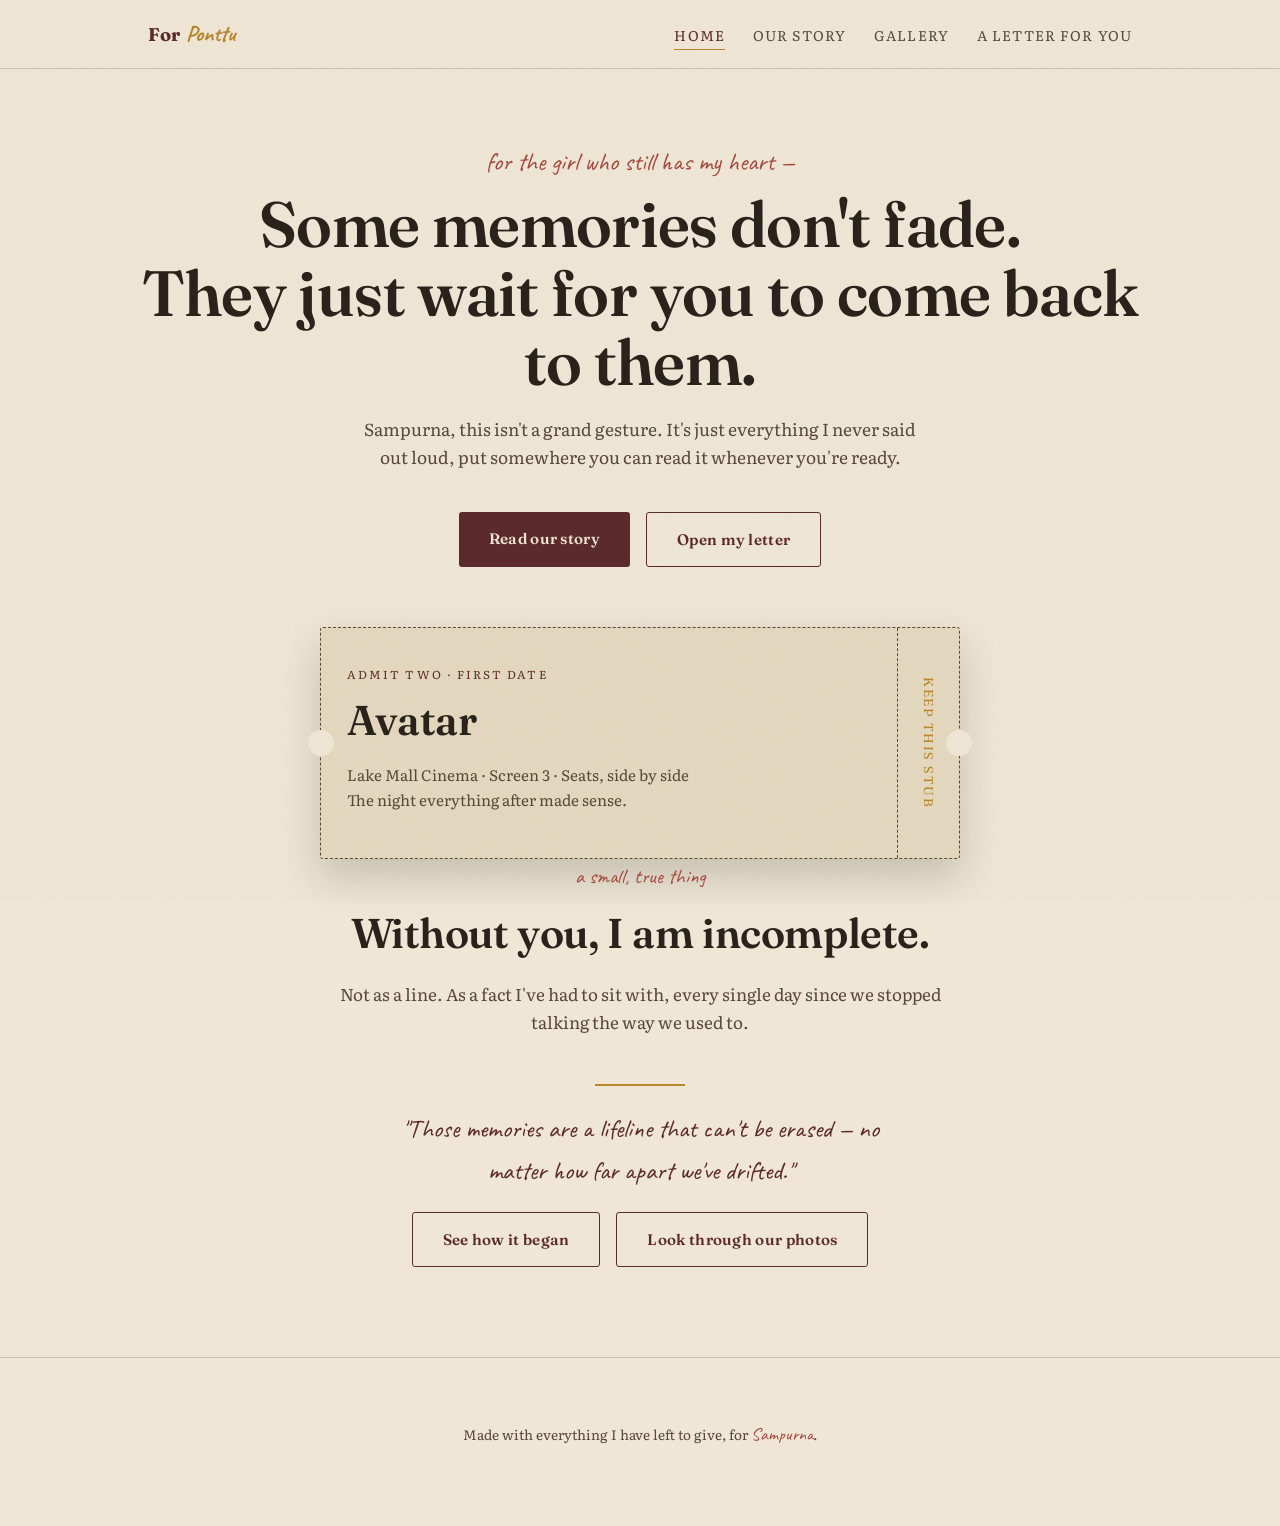
<file: index.html>
<!DOCTYPE html>
<html lang="en">
<head>
<meta charset="UTF-8">
<meta name="viewport" content="width=device-width, initial-scale=1.0">
<title>For Ponttu</title>
<meta name="description" content="A little corner of the internet, built for Sampurna.">
<link rel="stylesheet" href="styles.css">
</head>
<body>

<nav class="site-nav">
  <div class="wrap">
    <a href="index.html" class="brand">For <span class="hand">Ponttu</span></a>
    <button class="nav-toggle" aria-label="Toggle menu">Menu</button>
    <ul class="nav-links">
      <li><a href="index.html" class="active">Home</a></li>
      <li><a href="story.html">Our Story</a></li>
      <li><a href="gallery.html">Gallery</a></li>
      <li><a href="letter.html">A Letter for You</a></li>
    </ul>
  </div>
</nav>

<header class="hero wrap">
  <span class="hero-kicker">for the girl who still has my heart —</span>
  <h1>Some memories don't fade.<br>They just wait for you to come back to them.</h1>
  <p class="lead">Sampurna, this isn't a grand gesture. It's just everything I never said out loud, put somewhere you can read it whenever you're ready.</p>
  <div class="btn-row">
    <a href="story.html" class="btn">Read our story</a>
    <a href="letter.html" class="btn ghost">Open my letter</a>
  </div>
</header>

<section class="wrap reveal">
  <div class="ticket">
    <div class="ticket-main">
      <span class="ticket-eyebrow">Admit Two &middot; First Date</span>
      <h2 class="ticket-title">Avatar</h2>
      <p class="ticket-sub">Lake Mall Cinema &middot; Screen 3 &middot; Seats, side by side<br>The night everything after made sense.</p>
    </div>
    <div class="ticket-stub">Keep This Stub</div>
  </div>
</section>

<section class="wrap">
  <div class="section-head reveal">
    <span class="hero-kicker">a small, true thing</span>
    <h2>Without you, I am incomplete.</h2>
    <p>Not as a line. As a fact I've had to sit with, every single day since we stopped talking the way we used to.</p>
  </div>
</section>

<section class="wrap reveal" style="text-align:center;">
  <hr class="divider">
  <p class="hand" style="font-size:1.6rem; color: var(--wine); max-width:520px; margin:0 auto;">
    "Those memories are a lifeline that can't be erased — no matter how far apart we've drifted."
  </p>
</section>

<section class="wrap" style="text-align:center; padding-top:20px;">
  <div class="btn-row reveal">
    <a href="story.html" class="btn ghost">See how it began</a>
    <a href="gallery.html" class="btn ghost">Look through our photos</a>
  </div>
</section>

<footer class="site-footer">
  <p>Made with everything I have left to give, for <span class="hand">Sampurna</span>.</p>
</footer>

<script src="script.js"></script>
</body>
</html>
</file>
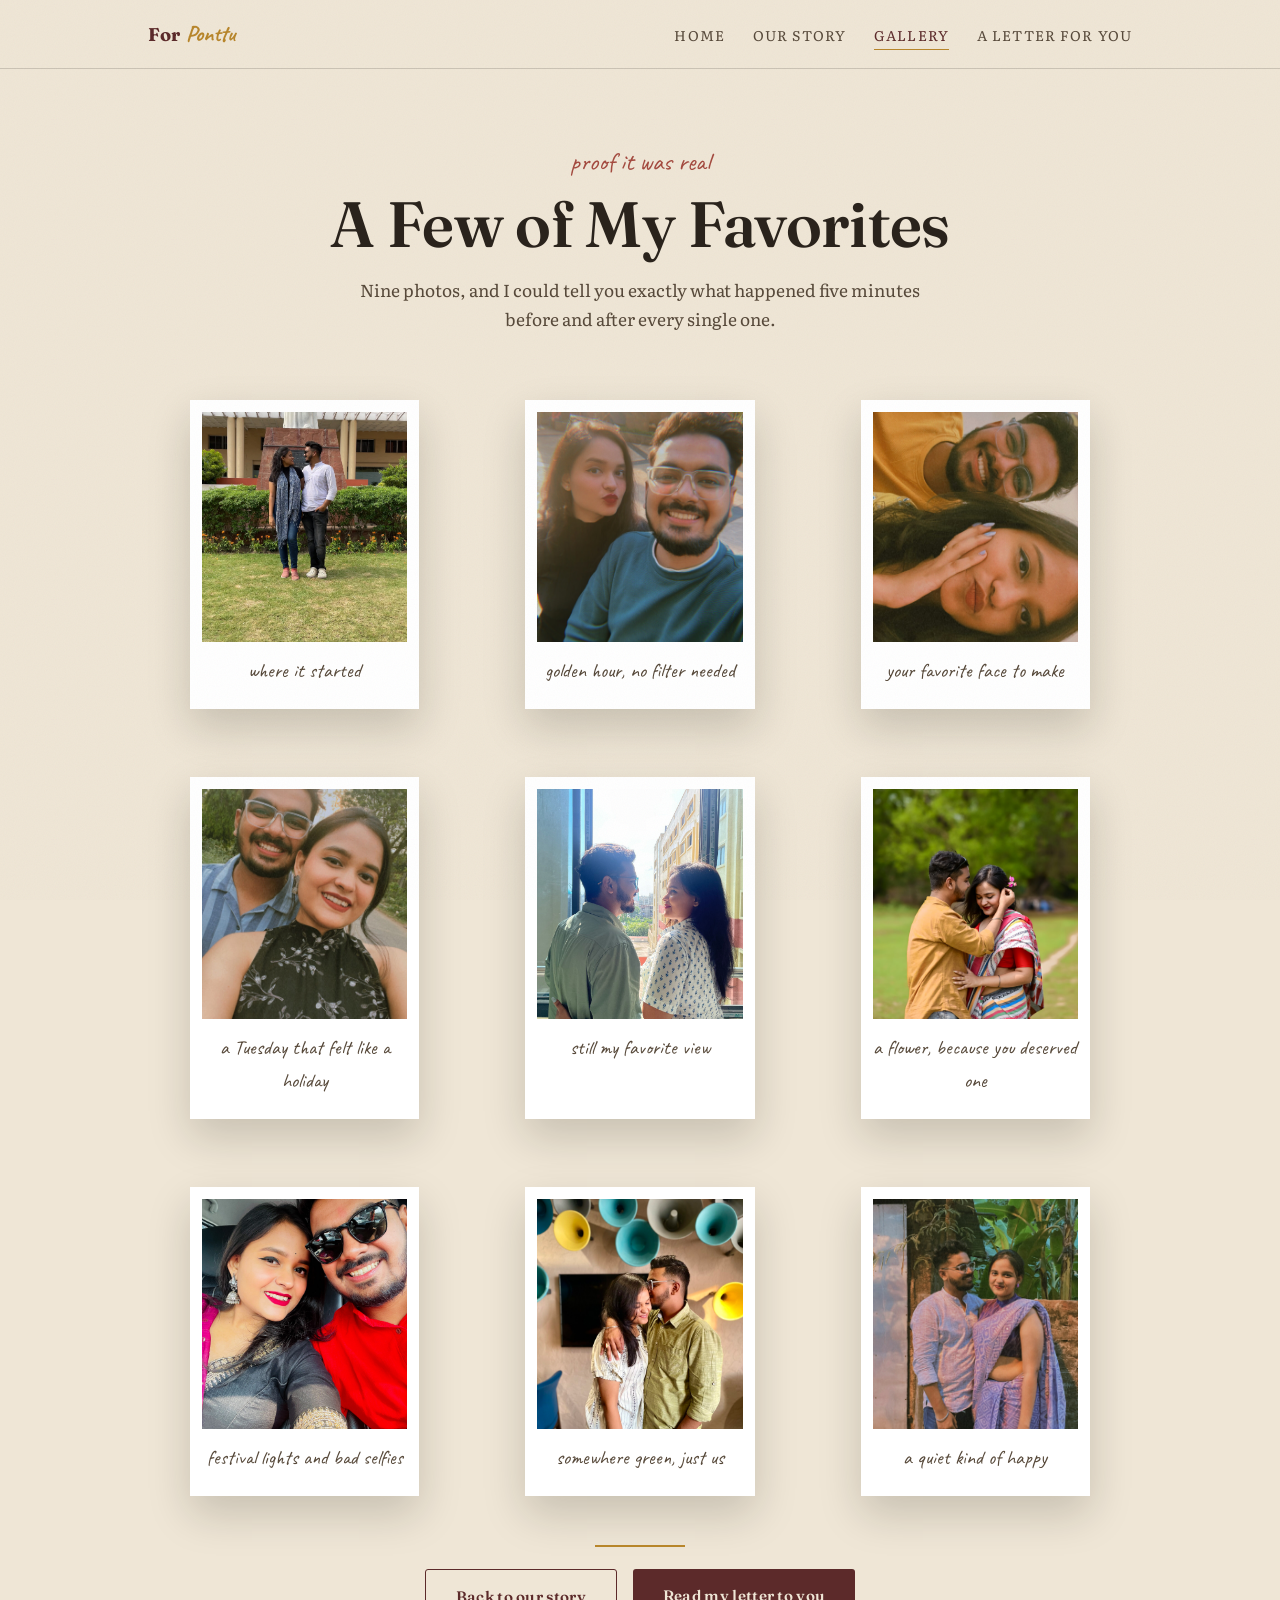
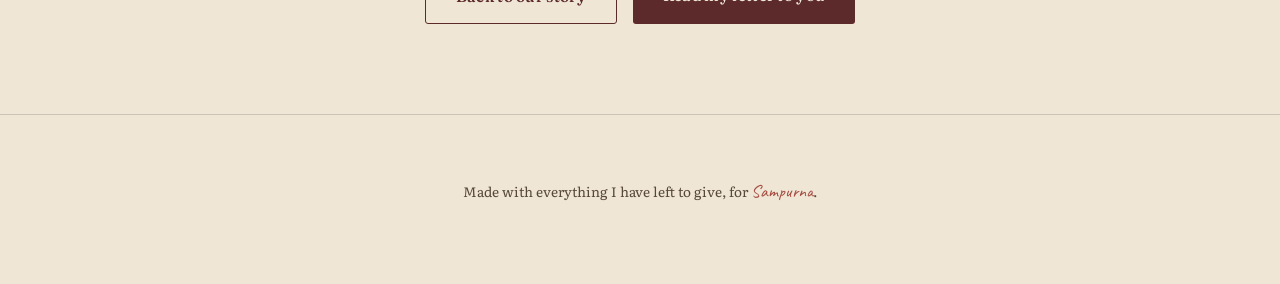
<file: gallery.html>
<!DOCTYPE html>
<html lang="en">
<head>
<meta charset="UTF-8">
<meta name="viewport" content="width=device-width, initial-scale=1.0">
<title>Gallery — For Ponttu</title>
<link rel="stylesheet" href="styles.css">
</head>
<body>

<nav class="site-nav">
  <div class="wrap">
    <a href="index.html" class="brand">For <span class="hand">Ponttu</span></a>
    <button class="nav-toggle" aria-label="Toggle menu">Menu</button>
    <ul class="nav-links">
      <li><a href="index.html">Home</a></li>
      <li><a href="story.html">Our Story</a></li>
      <li><a href="gallery.html" class="active">Gallery</a></li>
      <li><a href="letter.html">A Letter for You</a></li>
    </ul>
  </div>
</nav>

<header class="hero wrap" style="padding-bottom:10px;">
  <span class="hero-kicker">proof it was real</span>
  <h1>A Few of My Favorites</h1>
  <p class="lead">Nine photos, and I could tell you exactly what happened five minutes before and after every single one.</p>
</header>

<section class="wrap">
  <div class="polaroid-grid">

    <figure class="polaroid reveal">
      <img src="images/photo-01.jpg" alt="Us on the college campus lawn">
      <figcaption>where it started</figcaption>
    </figure>

    <figure class="polaroid reveal">
      <img src="images/photo-02.jpg" alt="Candid selfie, golden hour">
      <figcaption>golden hour, no filter needed</figcaption>
    </figure>

    <figure class="polaroid reveal">
      <img src="images/photo-03.jpg" alt="Silly close-up selfie">
      <figcaption>your favorite face to make</figcaption>
    </figure>

    <figure class="polaroid reveal">
      <img src="images/photo-04.jpg" alt="Smiling together outdoors">
      <figcaption>a Tuesday that felt like a holiday</figcaption>
    </figure>

    <figure class="polaroid reveal">
      <img src="images/photo-05.jpg" alt="Looking at each other, city skyline">
      <figcaption>still my favorite view</figcaption>
    </figure>

    <figure class="polaroid reveal">
      <img src="images/photo-06.jpg" alt="Fixing a flower in her hair">
      <figcaption>a flower, because you deserved one</figcaption>
    </figure>

    <figure class="polaroid reveal">
      <img src="images/photo-07.jpg" alt="Dressed up, laughing in the car">
      <figcaption>festival lights and bad selfies</figcaption>
    </figure>

    <figure class="polaroid reveal">
      <img src="images/photo-08.jpg" alt="Standing together in a garden">
      <figcaption>somewhere green, just us</figcaption>
    </figure>

    <figure class="polaroid reveal">
      <img src="images/photo-09.jpg" alt="Quiet moment by the window">
      <figcaption>a quiet kind of happy</figcaption>
    </figure>

  </div>
</section>

<section class="wrap reveal" style="text-align:center; padding-top:10px;">
  <hr class="divider">
  <div class="btn-row">
    <a href="story.html" class="btn ghost">Back to our story</a>
    <a href="letter.html" class="btn">Read my letter to you</a>
  </div>
</section>

<footer class="site-footer">
  <p>Made with everything I have left to give, for <span class="hand">Sampurna</span>.</p>
</footer>

<script src="script.js"></script>
</body>
</html>
</file>
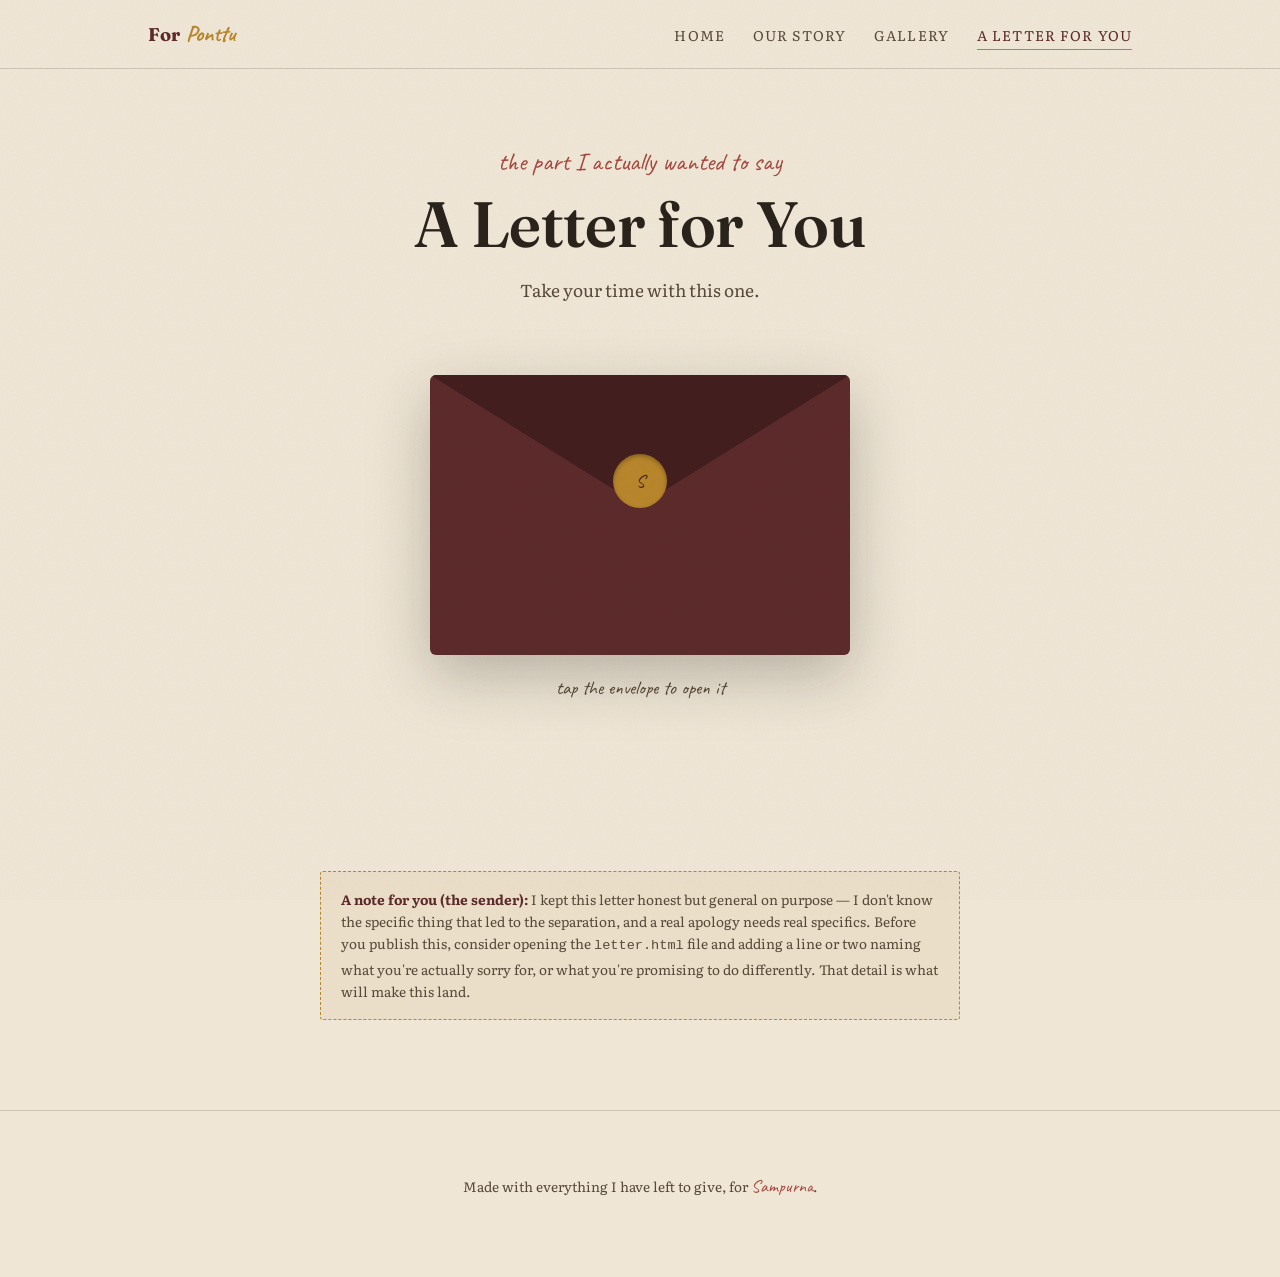
<file: letter.html>
<!DOCTYPE html>
<html lang="en">
<head>
<meta charset="UTF-8">
<meta name="viewport" content="width=device-width, initial-scale=1.0">
<title>A Letter for You — For Ponttu</title>
<link rel="stylesheet" href="styles.css">
</head>
<body>

<nav class="site-nav">
  <div class="wrap">
    <a href="index.html" class="brand">For <span class="hand">Ponttu</span></a>
    <button class="nav-toggle" aria-label="Toggle menu">Menu</button>
    <ul class="nav-links">
      <li><a href="index.html">Home</a></li>
      <li><a href="story.html">Our Story</a></li>
      <li><a href="gallery.html">Gallery</a></li>
      <li><a href="letter.html" class="active">A Letter for You</a></li>
    </ul>
  </div>
</nav>

<header class="hero wrap" style="padding-bottom:10px;">
  <span class="hero-kicker">the part I actually wanted to say</span>
  <h1>A Letter for You</h1>
  <p class="lead">Take your time with this one.</p>
</header>

<section class="wrap">
  <div class="envelope-scene">
    <div class="envelope" role="button" tabindex="0" aria-label="Open the letter">
      <div class="envelope-back"></div>
      <div class="envelope-flap"></div>
      <div class="envelope-seal">S</div>
    </div>
    <p class="envelope-hint">tap the envelope to open it</p>
  </div>

  <article class="letter-paper">
    <p><span class="hand" style="font-size:1.6rem; color:var(--wine);">Sampurna,</span></p>

    <p>I've started this letter more times than I want to admit, mostly because I kept trying to make it sound perfect, and then I remembered — you never needed perfect from me. You just needed honest.</p>

    <p>So, honestly: these last weeks without you have been quiet in a way I don't like. Not peaceful-quiet. Just empty. I keep noticing the shape of things you used to fill — the seat next to me, the other side of the phone call, the person I'd tell something silly to first.</p>

    <p>I'm not writing this to ask you to forget what led us here, or to pretend I've got it all figured out. I know a website doesn't fix what actually needs fixing between us — that only happens if we sit down, really listen to each other, and are willing to change the things that need changing. I want to do that. I'm ready to do that, for as long as it takes.</p>

    <p>But before any of those harder conversations, I wanted you to have this — our story, our photos, that one ticket stub from Lake Mall — all in one place, so you know exactly how I see us. Not as something broken beyond repair. As something worth trying for, one more time.</p>

    <p>Whatever you decide, I needed you to know: without you, I am incomplete. Those memories are a lifeline I won't let get erased, even if all I can do right now is remind you they exist.</p>

    <p>I'm here whenever you're ready to talk. No pressure, no countdown. Just me, waiting to listen properly this time.</p>

    <p class="letter-sign">— Yours, always</p>
  </article>

  <div class="note-edit reveal">
    <strong>A note for you (the sender):</strong> I kept this letter honest but general on purpose — I don't know the specific thing that led to the separation, and a real apology needs real specifics. Before you publish this, consider opening the <code>letter.html</code> file and adding a line or two naming what you're actually sorry for, or what you're promising to do differently. That detail is what will make this land.
  </div>
</section>

<footer class="site-footer">
  <p>Made with everything I have left to give, for <span class="hand">Sampurna</span>.</p>
</footer>

<script src="script.js"></script>
</body>
</html>
</file>
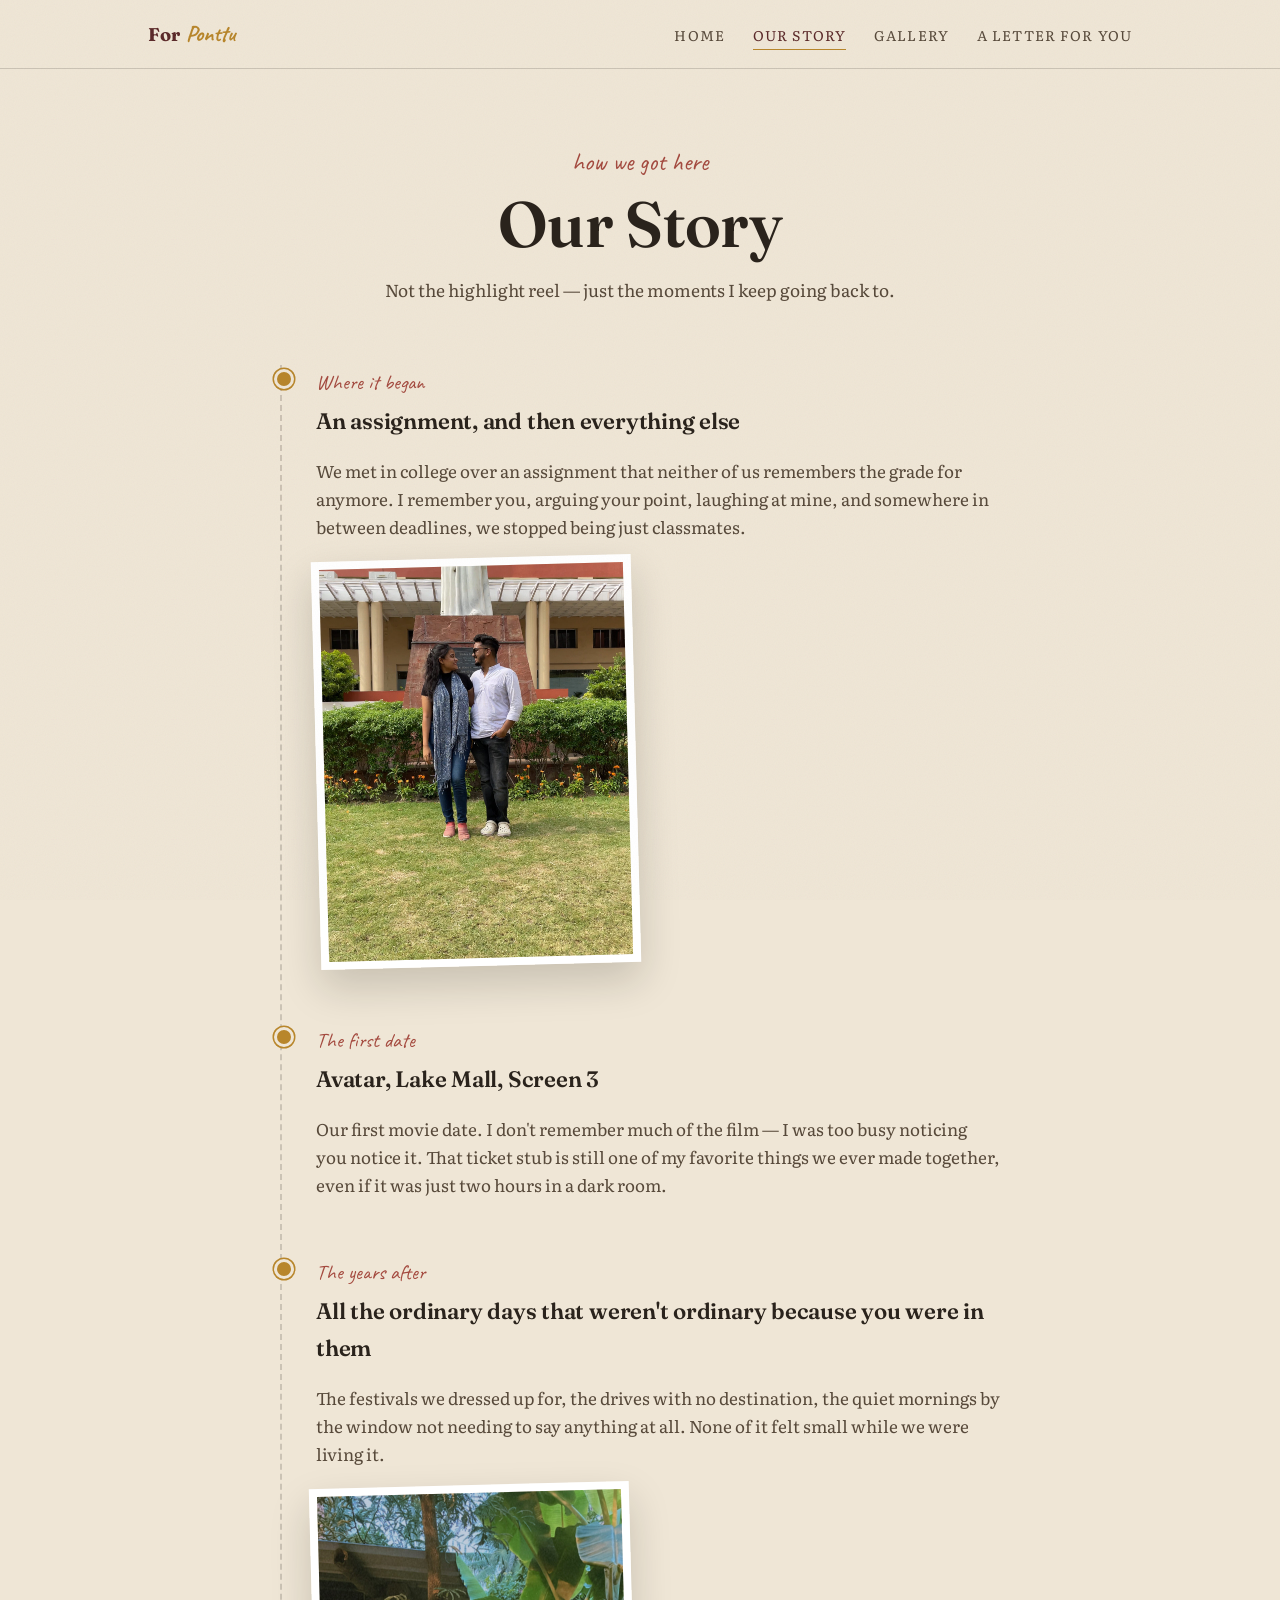
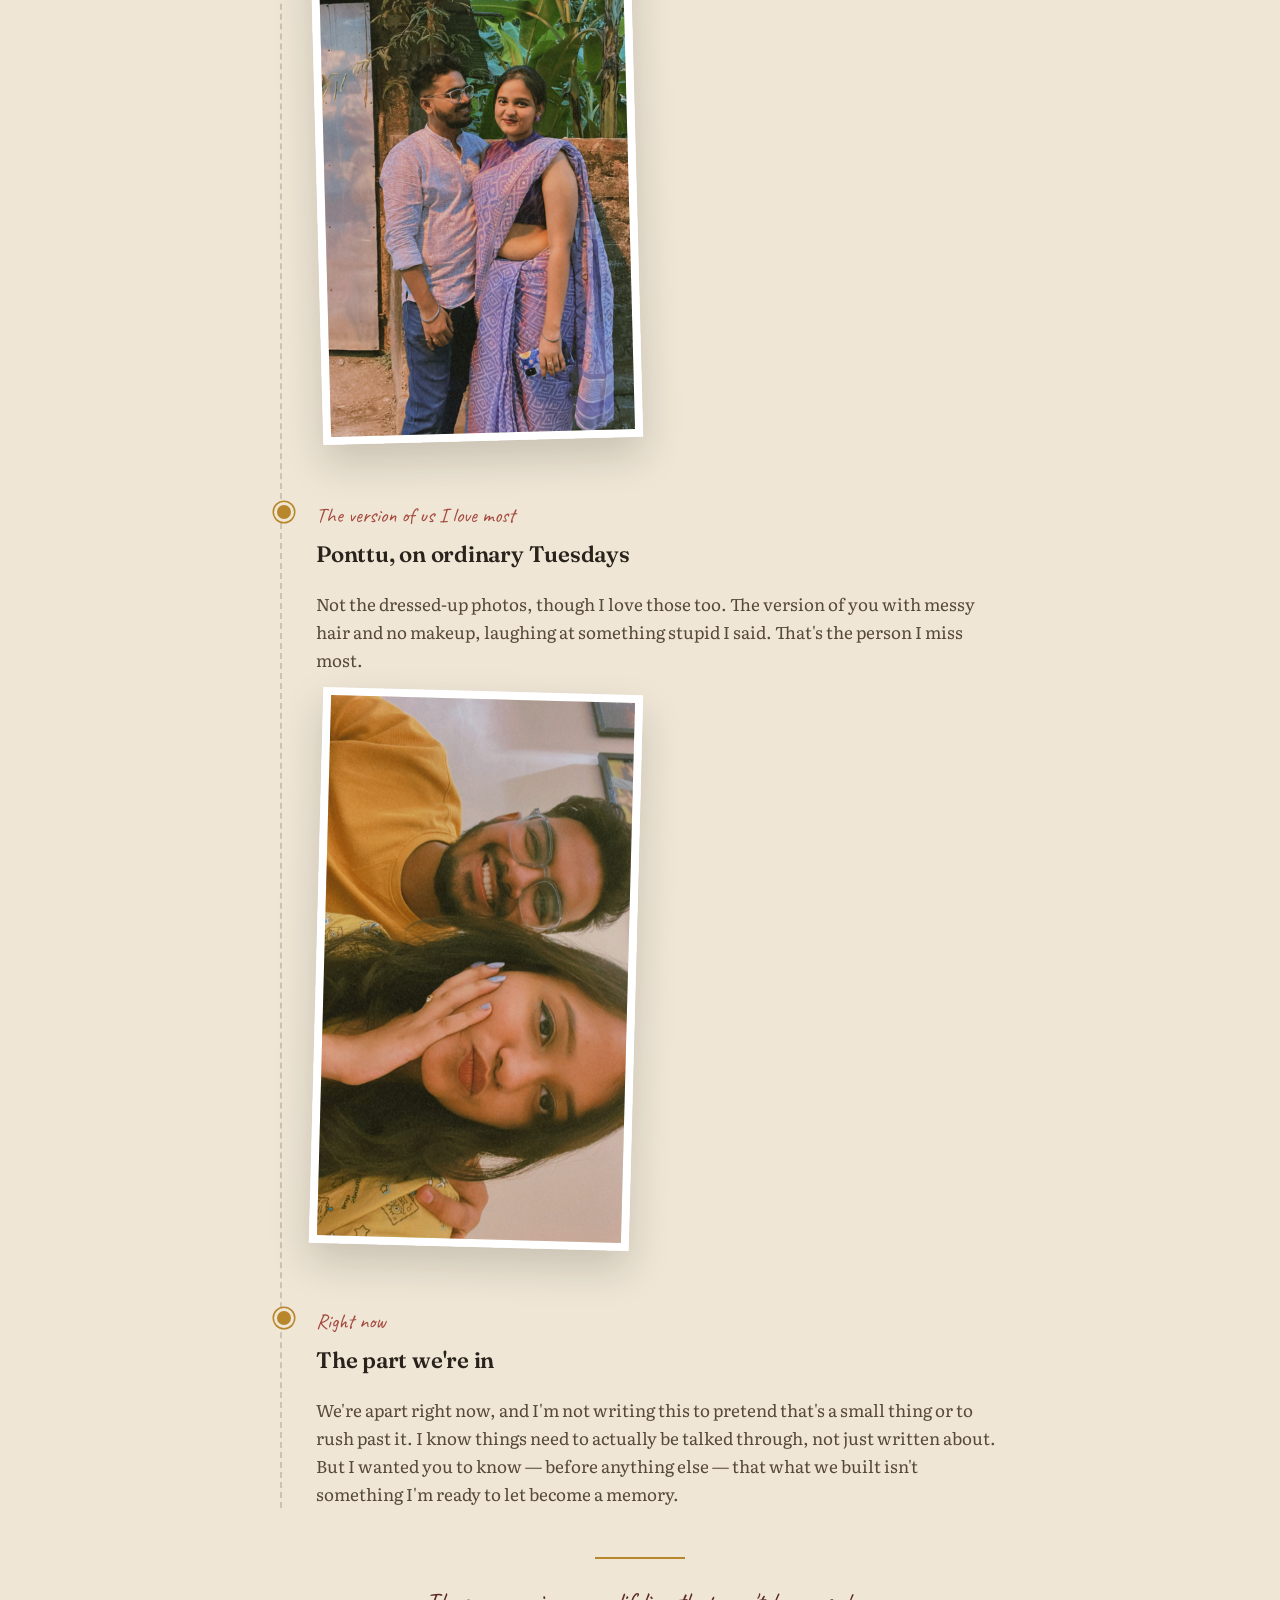
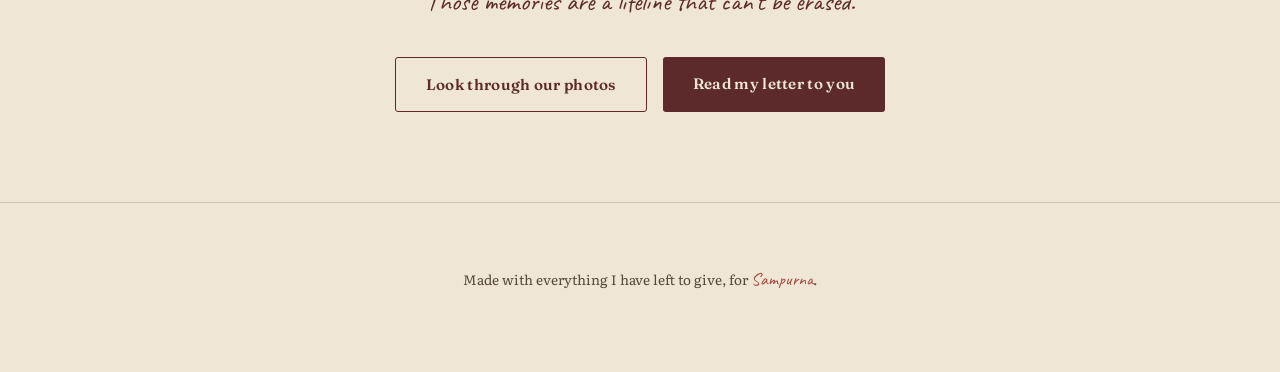
<file: story.html>
<!DOCTYPE html>
<html lang="en">
<head>
<meta charset="UTF-8">
<meta name="viewport" content="width=device-width, initial-scale=1.0">
<title>Our Story — For Ponttu</title>
<link rel="stylesheet" href="styles.css">
</head>
<body>

<nav class="site-nav">
  <div class="wrap">
    <a href="index.html" class="brand">For <span class="hand">Ponttu</span></a>
    <button class="nav-toggle" aria-label="Toggle menu">Menu</button>
    <ul class="nav-links">
      <li><a href="index.html">Home</a></li>
      <li><a href="story.html" class="active">Our Story</a></li>
      <li><a href="gallery.html">Gallery</a></li>
      <li><a href="letter.html">A Letter for You</a></li>
    </ul>
  </div>
</nav>

<header class="hero wrap" style="padding-bottom:20px;">
  <span class="hero-kicker">how we got here</span>
  <h1>Our Story</h1>
  <p class="lead">Not the highlight reel — just the moments I keep going back to.</p>
</header>

<section class="wrap">
  <div class="timeline">

    <div class="tl-item reveal">
      <span class="tl-date">Where it began</span>
      <h3>An assignment, and then everything else</h3>
      <p>We met in college over an assignment that neither of us remembers the grade for anymore. I remember you, arguing your point, laughing at mine, and somewhere in between deadlines, we stopped being just classmates.</p>
      <img class="tl-photo" src="images/photo-01.jpg" alt="Us on the college campus lawn">
    </div>

    <div class="tl-item reveal">
      <span class="tl-date">The first date</span>
      <h3>Avatar, Lake Mall, Screen 3</h3>
      <p>Our first movie date. I don't remember much of the film — I was too busy noticing you notice it. That ticket stub is still one of my favorite things we ever made together, even if it was just two hours in a dark room.</p>
    </div>

    <div class="tl-item reveal">
      <span class="tl-date">The years after</span>
      <h3>All the ordinary days that weren't ordinary because you were in them</h3>
      <p>The festivals we dressed up for, the drives with no destination, the quiet mornings by the window not needing to say anything at all. None of it felt small while we were living it.</p>
      <img class="tl-photo" src="images/photo-09.jpg" alt="A quiet moment by the window">
    </div>

    <div class="tl-item reveal">
      <span class="tl-date">The version of us I love most</span>
      <h3>Ponttu, on ordinary Tuesdays</h3>
      <p>Not the dressed-up photos, though I love those too. The version of you with messy hair and no makeup, laughing at something stupid I said. That's the person I miss most.</p>
      <img class="tl-photo" src="images/photo-03.jpg" alt="A candid, silly moment together">
    </div>

    <div class="tl-item reveal">
      <span class="tl-date">Right now</span>
      <h3>The part we're in</h3>
      <p>We're apart right now, and I'm not writing this to pretend that's a small thing or to rush past it. I know things need to actually be talked through, not just written about. But I wanted you to know — before anything else — that what we built isn't something I'm ready to let become a memory.</p>
    </div>

  </div>
</section>

<section class="wrap reveal" style="text-align:center; padding-top:10px;">
  <hr class="divider">
  <p class="hand" style="font-size:1.6rem; color: var(--wine); max-width:520px; margin:0 auto;">
    Those memories are a lifeline that can't be erased.
  </p>
  <div class="btn-row" style="margin-top:34px;">
    <a href="gallery.html" class="btn ghost">Look through our photos</a>
    <a href="letter.html" class="btn">Read my letter to you</a>
  </div>
</section>

<footer class="site-footer">
  <p>Made with everything I have left to give, for <span class="hand">Sampurna</span>.</p>
</footer>

<script src="script.js"></script>
</body>
</html>
</file>
<file: styles.css>
/* =========================================================
   For Ponttu — design tokens
   Palette:  paper #EFE6D6 · ink #2A231C · wine #5C2A2A
             teal #1F3B3B (Pandora-night nod) · gold #B8862B
   Type:     Fraunces (display) · Literata (body) · Caveat (hand)
   ========================================================= */

@import url('https://fonts.googleapis.com/css2?family=Fraunces:ital,opsz,wght@0,9..144,400;0,9..144,600;0,9..144,700;1,9..144,500&family=Literata:ital,wght@0,400;0,500;0,600;1,400&family=Caveat:wght@500;600;700&display=swap');

:root{
  --paper: #efe6d6;
  --paper-dark: #e4d8bf;
  --ink: #2a231c;
  --ink-soft: #57493a;
  --wine: #5c2a2a;
  --wine-deep: #431e1e;
  --teal: #1f3b3b;
  --teal-deep: #142828;
  --gold: #b8862b;
  --gold-soft: #d9b46a;
  --rose: #a44a3f;
  --line: rgba(42,35,28,0.18);
  --shadow: 0 18px 40px rgba(20,20,10,0.18);
  --radius: 3px;
}

*{ box-sizing: border-box; }

html{ scroll-behavior: smooth; }

body{
  margin:0;
  background: var(--paper);
  color: var(--ink);
  font-family: 'Literata', serif;
  font-size: 17px;
  line-height: 1.65;
  -webkit-font-smoothing: antialiased;
}

/* film-grain / paper texture overlay */
body::before{
  content:"";
  position: fixed;
  inset:0;
  pointer-events:none;
  z-index: 999;
  opacity: 0.05;
  mix-blend-mode: multiply;
  background-image: url("data:image/svg+xml,%3Csvg xmlns='http://www.w3.org/2000/svg' width='120' height='120'%3E%3Cfilter id='n'%3E%3CfeTurbulence type='fractalNoise' baseFrequency='0.9' numOctaves='2' stitchTiles='stitch'/%3E%3C/filter%3E%3Crect width='100%25' height='100%25' filter='url(%23n)'/%3E%3C/svg%3E");
}

h1,h2,h3,.display{
  font-family: 'Fraunces', serif;
  font-weight: 600;
  color: var(--ink);
  letter-spacing: -0.01em;
  margin: 0;
}

.hand{
  font-family: 'Caveat', cursive;
}

a{ color: inherit; }

img{ max-width: 100%; display:block; }

.wrap{
  max-width: 1040px;
  margin: 0 auto;
  padding: 0 28px;
}

/* ---------- Nav ---------- */
.site-nav{
  position: sticky;
  top:0;
  z-index: 500;
  background: var(--paper);
  border-bottom: 1px solid var(--line);
}
.site-nav .wrap{
  display:flex;
  align-items:center;
  justify-content:space-between;
  height: 68px;
}
.brand{
  font-family:'Fraunces', serif;
  font-weight:700;
  font-size: 1.15rem;
  text-decoration:none;
  color: var(--wine);
  display:flex;
  align-items:baseline;
  gap:6px;
}
.brand .hand{ font-size:1.4rem; color: var(--gold); }
.nav-links{
  display:flex;
  gap: 28px;
  list-style:none;
  margin:0; padding:0;
}
.nav-links a{
  text-decoration:none;
  font-size: 0.88rem;
  letter-spacing: 0.08em;
  text-transform: uppercase;
  color: var(--ink-soft);
  padding-bottom: 4px;
  border-bottom: 1px solid transparent;
  transition: border-color .25s ease, color .25s ease;
}
.nav-links a:hover, .nav-links a.active{
  color: var(--wine);
  border-color: var(--gold);
}
.nav-toggle{ display:none; }

@media (max-width: 640px){
  .nav-links{
    position: fixed;
    top: 68px; left:0; right:0;
    background: var(--paper);
    flex-direction: column;
    gap:0;
    border-bottom: 1px solid var(--line);
    transform: translateY(-130%);
    transition: transform .3s ease;
  }
  .nav-links.open{ transform: translateY(0); }
  .nav-links li{ border-top: 1px solid var(--line); }
  .nav-links a{ display:block; padding: 16px 28px; border-bottom:none; }
  .nav-toggle{
    display:block;
    background:none; border:none;
    font-family:'Fraunces',serif;
    font-size: 1rem;
    color: var(--wine);
    cursor:pointer;
  }
}

/* ---------- Footer ---------- */
.site-footer{
  padding: 48px 0 64px;
  text-align:center;
  color: var(--ink-soft);
  font-size: 0.85rem;
  border-top: 1px solid var(--line);
  margin-top: 90px;
}
.site-footer .hand{ font-size:1.1rem; color:var(--rose); }

/* ---------- Ticket stub (signature element) ---------- */
.ticket{
  position: relative;
  background: var(--paper-dark);
  border: 1.5px dashed var(--ink-soft);
  border-radius: var(--radius);
  box-shadow: var(--shadow);
  display:grid;
  grid-template-columns: 1fr auto;
  max-width: 640px;
  margin: 0 auto;
}
.ticket::before,
.ticket::after{
  content:"";
  position:absolute;
  width: 26px; height:26px;
  background: var(--paper);
  border-radius:50%;
  top:50%; transform: translateY(-50%);
}
.ticket::before{ left: -13px; }
.ticket::after{ right: -13px; }
.ticket-main{
  padding: 30px 26px;
  border-right: 1.5px dashed var(--ink-soft);
}
.ticket-eyebrow{
  text-transform: uppercase;
  letter-spacing: 0.18em;
  font-size: 0.72rem;
  color: var(--wine);
  font-family: 'Literata', serif;
  margin-bottom: 10px;
}
.ticket-title{
  font-size: clamp(1.8rem, 4vw, 2.6rem);
  color: var(--ink);
}
.ticket-sub{
  margin-top: 8px;
  color: var(--ink-soft);
  font-size: 0.95rem;
}
.ticket-stub{
  padding: 30px 20px;
  display:flex;
  flex-direction: column;
  align-items:center;
  justify-content:center;
  gap: 10px;
  writing-mode: vertical-rl;
  font-family:'Fraunces',serif;
  letter-spacing: 0.12em;
  color: var(--gold);
  font-size: 0.8rem;
  text-transform: uppercase;
}
@media (max-width: 520px){
  .ticket{ grid-template-columns: 1fr; }
  .ticket-main{ border-right:none; border-bottom: 1.5px dashed var(--ink-soft); }
  .ticket-stub{ writing-mode: horizontal-tb; padding: 16px; }
}

/* ---------- Hero ---------- */
.hero{
  padding: 72px 0 60px;
  text-align:center;
}
.hero-kicker{
  font-family:'Caveat', cursive;
  font-size: 1.6rem;
  color: var(--rose);
  margin-bottom: 6px;
  display:block;
}
.hero h1{
  font-size: clamp(2.4rem, 6vw, 4rem);
  line-height: 1.08;
  margin-bottom: 18px;
}
.hero p.lead{
  max-width: 560px;
  margin: 0 auto 40px;
  color: var(--ink-soft);
  font-size: 1.08rem;
}

.btn{
  display:inline-block;
  padding: 14px 30px;
  background: var(--wine);
  color: var(--paper);
  text-decoration:none;
  border-radius: var(--radius);
  font-family:'Fraunces', serif;
  font-weight:600;
  font-size: 0.95rem;
  letter-spacing: 0.02em;
  transition: transform .2s ease, background .2s ease;
  border: none;
  cursor: pointer;
}
.btn:hover{ background: var(--wine-deep); transform: translateY(-2px); }
.btn.ghost{
  background: transparent;
  color: var(--wine);
  border: 1.5px solid var(--wine);
}
.btn.ghost:hover{ background: var(--wine); color: var(--paper); }
.btn-row{ display:flex; gap:16px; justify-content:center; flex-wrap:wrap; }

/* ---------- Section basics ---------- */
section{ padding: 64px 0; }
.section-head{ text-align:center; max-width: 620px; margin: 0 auto 48px; }
.section-head .hero-kicker{ font-size:1.3rem; }
.section-head h2{ font-size: clamp(1.8rem, 4vw, 2.6rem); }
.section-head p{ color: var(--ink-soft); margin-top:12px; }

.divider{
  width: 90px; height: 2px;
  background: var(--gold);
  margin: 22px auto;
  border: none;
}

/* ---------- Timeline (Our Story) ---------- */
.timeline{
  position: relative;
  max-width: 720px;
  margin: 0 auto;
  padding-left: 34px;
  border-left: 2px dashed var(--line);
}
.tl-item{
  position:relative;
  margin-bottom: 56px;
}
.tl-item:last-child{ margin-bottom:0; }
.tl-item::before{
  content:"";
  position:absolute;
  left: -42px; top: 4px;
  width: 14px; height:14px;
  border-radius:50%;
  background: var(--gold);
  border: 3px solid var(--paper);
  box-shadow: 0 0 0 1.5px var(--gold);
}
.tl-date{
  font-family:'Caveat', cursive;
  font-size: 1.3rem;
  color: var(--rose);
}
.tl-item h3{ font-size: 1.4rem; margin: 4px 0 10px; }
.tl-item p{ color: var(--ink-soft); }
.tl-photo{
  margin-top: 16px;
  border: 8px solid #fff;
  box-shadow: var(--shadow);
  max-width: 320px;
  transform: rotate(-1.5deg);
}
.tl-item:nth-child(even) .tl-photo{ transform: rotate(1.5deg); }

/* ---------- Gallery (polaroids) ---------- */
.polaroid-grid{
  display:grid;
  grid-template-columns: repeat(3, 1fr);
  gap: 34px 26px;
  max-width: 980px;
  margin: 0 auto;
}
@media (max-width: 760px){
  .polaroid-grid{ grid-template-columns: repeat(2,1fr); gap: 26px 18px; }
}
@media (max-width: 460px){
  .polaroid-grid{ grid-template-columns: 1fr; }
}
.polaroid{
  background:#fff;
  padding: 12px 12px 22px;
  box-shadow: var(--shadow);
  transition: transform .25s ease, box-shadow .25s ease;
  cursor: default;
}
.polaroid:nth-child(3n+1){ transform: rotate(-2.2deg); }
.polaroid:nth-child(3n+2){ transform: rotate(1.6deg); }
.polaroid:nth-child(3n+3){ transform: rotate(-1deg); }
.polaroid:hover{ transform: rotate(0deg) scale(1.03); box-shadow: 0 24px 50px rgba(20,20,10,0.25); z-index: 5; position:relative; }
.polaroid img{ width:100%; height: 230px; object-fit: cover; }
.polaroid figcaption{
  margin-top: 12px;
  text-align:center;
  font-family:'Caveat', cursive;
  font-size: 1.25rem;
  color: var(--ink-soft);
}

/* ---------- Letter page ---------- */
.envelope-scene{
  max-width: 520px;
  margin: 20px auto 10px;
  text-align:center;
}
.envelope{
  position:relative;
  width: 100%;
  max-width: 420px;
  margin: 0 auto;
  aspect-ratio: 3 / 2;
  cursor:pointer;
  filter: drop-shadow(0 20px 30px rgba(20,20,10,0.25));
}
.envelope-back{
  position:absolute; inset:0;
  background: var(--wine);
  border-radius: 6px;
}
.envelope-flap{
  position:absolute;
  top:0; left:0; right:0;
  height: 55%;
  background: var(--wine-deep);
  clip-path: polygon(0 0, 100% 0, 50% 85%);
  transform-origin: top center;
  transition: transform .6s cubic-bezier(.6,-0.28,.74,.05);
  border-radius: 6px 6px 0 0;
}
.envelope.open .envelope-flap{ transform: rotateX(180deg); }
.envelope-seal{
  position:absolute;
  top: 38%; left:50%;
  transform: translate(-50%,-50%);
  width: 54px; height:54px;
  background: var(--gold);
  border-radius:50%;
  display:flex; align-items:center; justify-content:center;
  font-family:'Caveat', cursive;
  font-size: 1.1rem;
  color: var(--wine-deep);
  box-shadow: inset 0 2px 4px rgba(0,0,0,0.3);
  z-index: 3;
  transition: opacity .3s ease;
}
.envelope.open .envelope-seal{ opacity:0; }
.envelope-hint{
  margin-top: 18px;
  color: var(--ink-soft);
  font-family:'Caveat', cursive;
  font-size: 1.2rem;
}

.letter-paper{
  max-width: 640px;
  margin: 40px auto 0;
  background: #fbf6e9;
  border: 1px solid var(--line);
  box-shadow: var(--shadow);
  padding: 48px 40px;
  opacity:0;
  max-height:0;
  overflow:hidden;
  transition: opacity .7s ease;
}
.letter-paper.show{ opacity:1; max-height: none; overflow:visible; }
.letter-paper p{ margin: 0 0 18px; }
.letter-sign{
  font-family:'Caveat', cursive;
  font-size: 1.8rem;
  color: var(--wine);
  margin-top: 10px;
}

.note-edit{
  max-width: 640px;
  margin: 28px auto 0;
  padding: 16px 20px;
  border: 1px dashed var(--gold);
  background: rgba(184,134,43,0.08);
  font-size: 0.85rem;
  color: var(--ink-soft);
  border-radius: var(--radius);
}
.note-edit strong{ color: var(--wine); }

/* ---------- Reveal on scroll ---------- */
.reveal{
  opacity:0;
  transform: translateY(18px);
  transition: opacity .7s ease, transform .7s ease;
}
.reveal.in{ opacity:1; transform: translateY(0); }

@media (prefers-reduced-motion: reduce){
  .reveal{ opacity:1; transform:none; transition:none; }
  .envelope-flap{ transition:none; }
}

/* ---------- Focus visibility ---------- */
a:focus-visible, button:focus-visible{
  outline: 2px solid var(--gold);
  outline-offset: 3px;
}
</file>
